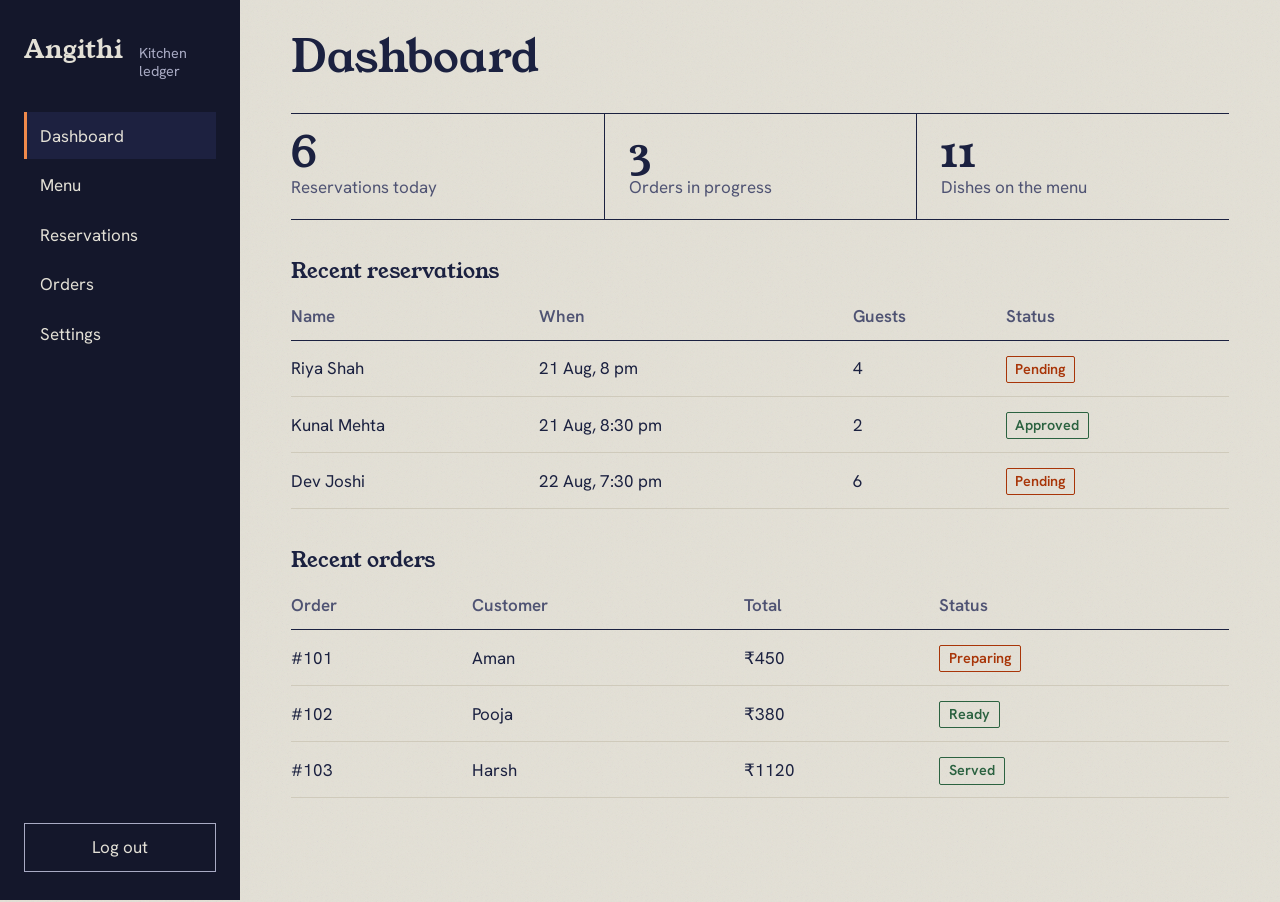
<file: Admin/dashboard.html>
<!doctype html>
<html lang="en">
  <head>
    <meta charset="utf-8" />
    <meta name="viewport" content="width=device-width,initial-scale=1" />
    <meta name="robots" content="noindex" />
    <title>Dashboard — Angithi admin</title>
    <link rel="preconnect" href="https://fonts.googleapis.com" />
    <link rel="preconnect" href="https://fonts.gstatic.com" crossorigin />
    <link
      href="https://fonts.googleapis.com/css2?family=Hanken+Grotesk:wght@400;600&family=Kalam:wght@400&family=Young+Serif&display=swap"
      rel="stylesheet"
    />
    <link rel="stylesheet" href="../css/style.css" />
    <link rel="stylesheet" href="../css/admin.css" />
  </head>
  <body>
    <a class="skip" href="#main">Skip to content</a>
    <div class="shell">
      <aside class="side">
        <a class="wordmark" href="dashboard.html"
          >Angithi <small>Kitchen ledger</small></a
        >
        <input
          type="checkbox"
          class="nt"
          id="nt"
          aria-label="Open navigation"
        /><label class="side-toggle" for="nt">Menu</label>
        <nav aria-label="Admin">
          <a href="dashboard.html" aria-current="page">Dashboard</a
          ><a href="menu.html">Menu</a
          ><a href="reservations.html">Reservations</a
          ><a href="orders.html">Orders</a><a href="settings.html">Settings</a>
        </nav>
        <a class="out" href="login.html">Log out</a>
      </aside>
      <main class="main" id="main">
        <div class="head"><h1>Dashboard</h1></div>
        
        <div class="figures">
          <div><strong>6</strong><span>Reservations today</span></div>
          <div><strong>3</strong><span>Orders in progress</span></div>
          <div><strong>11</strong><span>Dishes on the menu</span></div>
        </div>
        <section class="sec">
          <h2>Recent reservations</h2>
          <table class="ledger">
            <thead>
              <tr>
                <th>Name</th>
                <th>When</th>
                <th>Guests</th>
                <th>Status</th>
              </tr>
            </thead>
            <tbody>
              <tr>
                <td data-label="Name">Riya Shah</td>
                <td data-label="When">21 Aug, 8 pm</td>
                <td data-label="Guests">4</td>
                <td data-label="Status">
                  <span class="stamp s-pending">Pending</span>
                </td>
              </tr>
              <tr>
                <td data-label="Name">Kunal Mehta</td>
                <td data-label="When">21 Aug, 8:30 pm</td>
                <td data-label="Guests">2</td>
                <td data-label="Status">
                  <span class="stamp s-approved">Approved</span>
                </td>
              </tr>
              <tr>
                <td data-label="Name">Dev Joshi</td>
                <td data-label="When">22 Aug, 7:30 pm</td>
                <td data-label="Guests">6</td>
                <td data-label="Status">
                  <span class="stamp s-pending">Pending</span>
                </td>
              </tr>
            </tbody>
          </table>
        </section>
        <section class="sec">
          <h2>Recent orders</h2>
          <table class="ledger">
            <thead>
              <tr>
                <th>Order</th>
                <th>Customer</th>
                <th>Total</th>
                <th>Status</th>
              </tr>
            </thead>
            <tbody>
              <tr>
                <td data-label="Order">#101</td>
                <td data-label="Customer">Aman</td>
                <td data-label="Total">₹450</td>
                <td data-label="Status">
                  <span class="stamp s-preparing">Preparing</span>
                </td>
              </tr>
              <tr>
                <td data-label="Order">#102</td>
                <td data-label="Customer">Pooja</td>
                <td data-label="Total">₹380</td>
                <td data-label="Status">
                  <span class="stamp s-ready">Ready</span>
                </td>
              </tr>
              <tr>
                <td data-label="Order">#103</td>
                <td data-label="Customer">Harsh</td>
                <td data-label="Total">₹1120</td>
                <td data-label="Status">
                  <span class="stamp s-served">Served</span>
                </td>
              </tr>
            </tbody>
          </table>
        </section>
      </main>
    </div>
  </body>
</html>
</file>
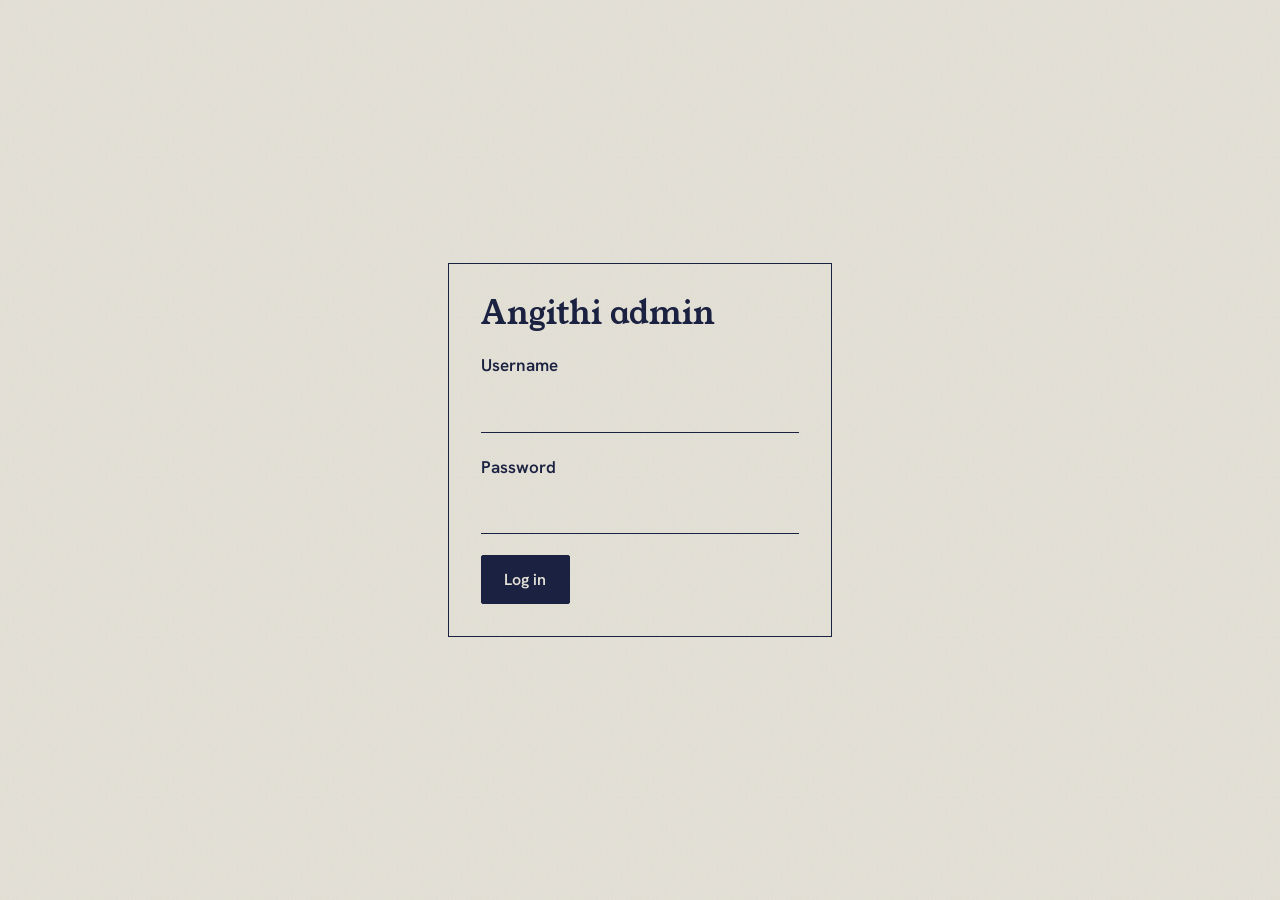
<file: Admin/login.html>
<!doctype html>
<html lang="en">
  <head>
    <meta charset="utf-8" />
    <meta name="viewport" content="width=device-width,initial-scale=1" />
    <meta name="robots" content="noindex" />
    <title>Log in — Angithi admin</title>
    <link rel="preconnect" href="https://fonts.googleapis.com" />
    <link rel="preconnect" href="https://fonts.gstatic.com" crossorigin />
    <link
      href="https://fonts.googleapis.com/css2?family=Hanken+Grotesk:wght@400;600&family=Kalam:wght@400&family=Young+Serif&display=swap"
      rel="stylesheet"
    />
    <link rel="stylesheet" href="../css/style.css" />
    <link rel="stylesheet" href="../css/admin.css" />
  </head>
  <body>
    <main class="login" id="main">
      <form class="form" action="dashboard.html">
        <h1>Angithi admin</h1>
        <div class="field">
          <label for="u">Username</label
          ><input id="u" name="u" autocomplete="username" required />
        </div>
        <div class="field">
          <label for="p">Password</label
          ><input
            id="p"
            name="p"
            type="password"
            autocomplete="current-password"
            required
          />
        </div>
        <button class="btn" type="submit">Log in</button>
        
      </form>
    </main>
  </body>
</html>
</file>
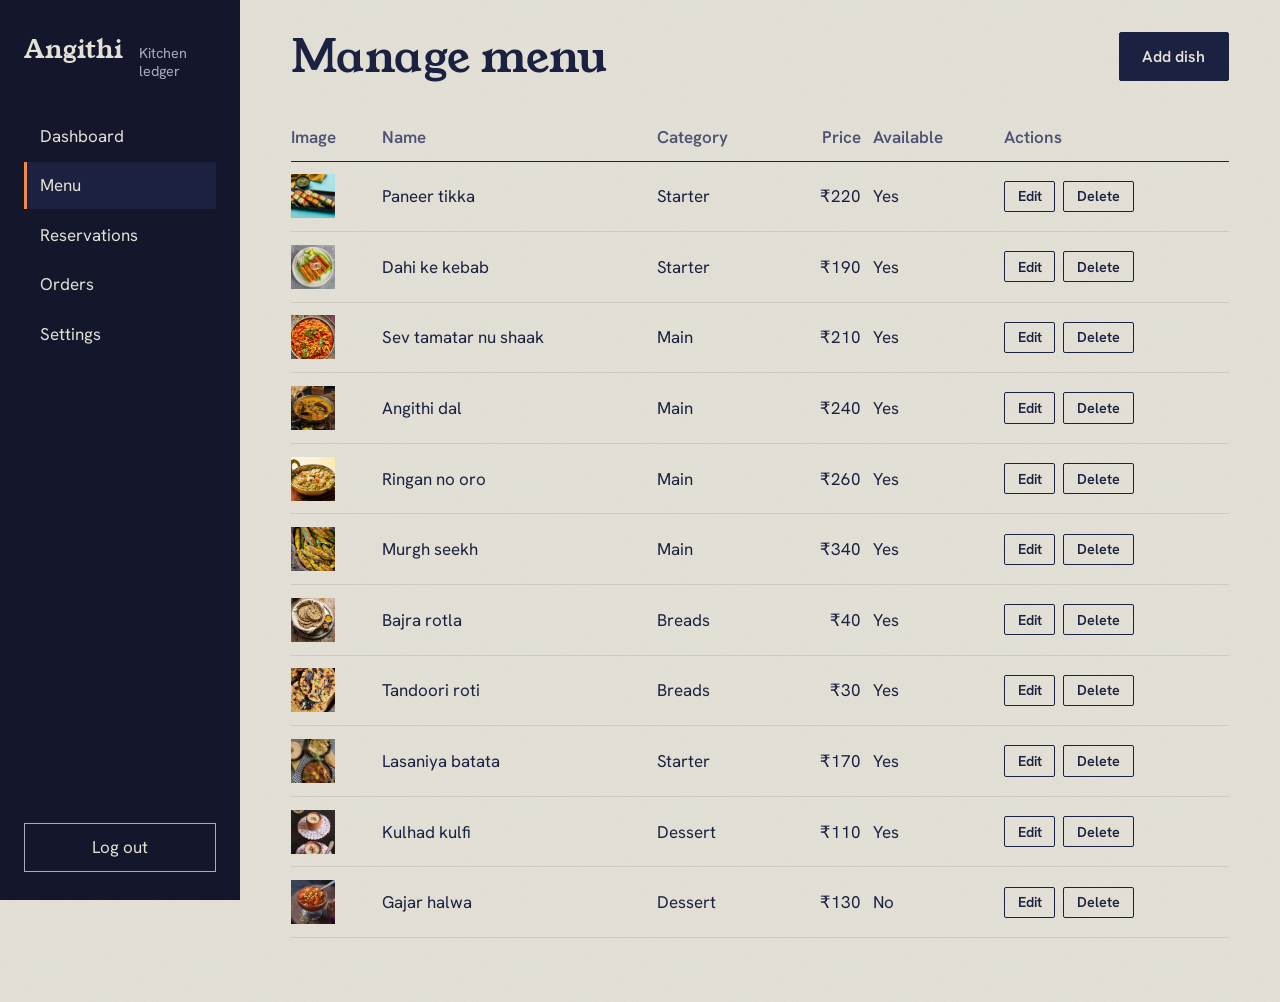
<file: Admin/menu.html>
<!doctype html>
<html lang="en">
  <head>
    <meta charset="utf-8" />
    <meta name="viewport" content="width=device-width,initial-scale=1" />
    <meta name="robots" content="noindex" />
    <title>Manage menu — Angithi admin</title>
    <link rel="preconnect" href="https://fonts.googleapis.com" />
    <link rel="preconnect" href="https://fonts.gstatic.com" crossorigin />
    <link
      href="https://fonts.googleapis.com/css2?family=Hanken+Grotesk:wght@400;600&family=Kalam:wght@400&family=Young+Serif&display=swap"
      rel="stylesheet"
    />
    <link rel="stylesheet" href="../css/style.css" />
    <link rel="stylesheet" href="../css/admin.css" />
  </head>
  <body>
    <a class="skip" href="#main">Skip to content</a>
    <div class="shell">
      <aside class="side">
        <a class="wordmark" href="dashboard.html"
          >Angithi <small>Kitchen ledger</small></a
        >
        <input
          type="checkbox"
          class="nt"
          id="nt"
          aria-label="Open navigation"
        /><label class="side-toggle" for="nt">Menu</label>
        <nav aria-label="Admin">
          <a href="dashboard.html">Dashboard</a
          ><a href="menu.html" aria-current="page">Menu</a
          ><a href="reservations.html">Reservations</a
          ><a href="orders.html">Orders</a><a href="settings.html">Settings</a>
        </nav>
        <a class="out" href="login.html">Log out</a>
      </aside>
      <main class="main" id="main">
        <div class="head">
          <h1>Manage menu</h1>
          <a class="btn" href="#add">Add dish</a>
        </div>
        
        <table class="ledger">
          <thead>
            <tr>
              <th>Image</th>
              <th>Name</th>
              <th>Category</th>
              <th class="num">Price</th>
              <th>Available</th>
              <th>Actions</th>
            </tr>
          </thead>
          <tbody>
            <tr>
              <td data-label="Image">
                <div
                  class="ph"
                  role="img"
                  aria-label="Paneer tikka"
                  style="
                    width: 44px;
                    height: 44px;
                    background-image: url(../images/dish-1.jpg);
                  "
                ></div>
              </td>
              <td data-label="Name">Paneer tikka</td>
              <td data-label="Category">Starter</td>
              <td class="num" data-label="Price">₹220</td>
              <td data-label="Available">Yes</td>
              <td data-label="Actions">
                <div class="acts">
                  <a
                    class="btn sm ghost"
                    href="#add"
                    aria-label="Edit Paneer tikka"
                    >Edit</a
                  ><a
                    class="btn sm ghost"
                    href="#delete"
                    aria-label="Delete Paneer tikka"
                    >Delete</a
                  >
                </div>
              </td>
            </tr>
            <tr>
              <td data-label="Image">
                <div
                  class="ph"
                  role="img"
                  aria-label="Dahi ke kebab"
                  style="
                    width: 44px;
                    height: 44px;
                    background-image: url(../images/dish-2.jpg);
                  "
                ></div>
              </td>
              <td data-label="Name">Dahi ke kebab</td>
              <td data-label="Category">Starter</td>
              <td class="num" data-label="Price">₹190</td>
              <td data-label="Available">Yes</td>
              <td data-label="Actions">
                <div class="acts">
                  <a
                    class="btn sm ghost"
                    href="#add"
                    aria-label="Edit Dahi ke kebab"
                    >Edit</a
                  ><a
                    class="btn sm ghost"
                    href="#delete"
                    aria-label="Delete Dahi ke kebab"
                    >Delete</a
                  >
                </div>
              </td>
            </tr>
            <tr>
              <td data-label="Image">
                <div
                  class="ph"
                  role="img"
                  aria-label="Sev tamatar nu shaak"
                  style="
                    width: 44px;
                    height: 44px;
                    background-image: url(../images/dish-3.jpg);
                  "
                ></div>
              </td>
              <td data-label="Name">Sev tamatar nu shaak</td>
              <td data-label="Category">Main</td>
              <td class="num" data-label="Price">₹210</td>
              <td data-label="Available">Yes</td>
              <td data-label="Actions">
                <div class="acts">
                  <a
                    class="btn sm ghost"
                    href="#add"
                    aria-label="Edit Sev tamatar nu shaak"
                    >Edit</a
                  ><a
                    class="btn sm ghost"
                    href="#delete"
                    aria-label="Delete Sev tamatar nu shaak"
                    >Delete</a
                  >
                </div>
              </td>
            </tr>
            <tr>
              <td data-label="Image">
                <div
                  class="ph"
                  role="img"
                  aria-label="Angithi dal"
                  style="
                    width: 44px;
                    height: 44px;
                    background-image: url(../images/dish-4.jpg);
                  "
                ></div>
              </td>
              <td data-label="Name">Angithi dal</td>
              <td data-label="Category">Main</td>
              <td class="num" data-label="Price">₹240</td>
              <td data-label="Available">Yes</td>
              <td data-label="Actions">
                <div class="acts">
                  <a
                    class="btn sm ghost"
                    href="#add"
                    aria-label="Edit Angithi dal"
                    >Edit</a
                  ><a
                    class="btn sm ghost"
                    href="#delete"
                    aria-label="Delete Angithi dal"
                    >Delete</a
                  >
                </div>
              </td>
            </tr>
            <tr>
              <td data-label="Image">
                <div
                  class="ph"
                  role="img"
                  aria-label="Ringan no oro"
                  style="
                    width: 44px;
                    height: 44px;
                    background-image: url(../images/dish-5.jpg);
                  "
                ></div>
              </td>
              <td data-label="Name">Ringan no oro</td>
              <td data-label="Category">Main</td>
              <td class="num" data-label="Price">₹260</td>
              <td data-label="Available">Yes</td>
              <td data-label="Actions">
                <div class="acts">
                  <a
                    class="btn sm ghost"
                    href="#add"
                    aria-label="Edit Ringan no oro"
                    >Edit</a
                  ><a
                    class="btn sm ghost"
                    href="#delete"
                    aria-label="Delete Ringan no oro"
                    >Delete</a
                  >
                </div>
              </td>
            </tr>
            <tr>
              <td data-label="Image">
                <div
                  class="ph"
                  role="img"
                  aria-label="Murgh seekh"
                  style="
                    width: 44px;
                    height: 44px;
                    background-image: url(../images/dish-6.jpg);
                  "
                ></div>
              </td>
              <td data-label="Name">Murgh seekh</td>
              <td data-label="Category">Main</td>
              <td class="num" data-label="Price">₹340</td>
              <td data-label="Available">Yes</td>
              <td data-label="Actions">
                <div class="acts">
                  <a
                    class="btn sm ghost"
                    href="#add"
                    aria-label="Edit Murgh seekh"
                    >Edit</a
                  ><a
                    class="btn sm ghost"
                    href="#delete"
                    aria-label="Delete Murgh seekh"
                    >Delete</a
                  >
                </div>
              </td>
            </tr>
            <tr>
              <td data-label="Image">
                <div
                  class="ph"
                  role="img"
                  aria-label="Bajra rotla"
                  style="
                    width: 44px;
                    height: 44px;
                    background-image: url(../images/dish-7.jpg);
                  "
                ></div>
              </td>
              <td data-label="Name">Bajra rotla</td>
              <td data-label="Category">Breads</td>
              <td class="num" data-label="Price">₹40</td>
              <td data-label="Available">Yes</td>
              <td data-label="Actions">
                <div class="acts">
                  <a
                    class="btn sm ghost"
                    href="#add"
                    aria-label="Edit Bajra rotla"
                    >Edit</a
                  ><a
                    class="btn sm ghost"
                    href="#delete"
                    aria-label="Delete Bajra rotla"
                    >Delete</a
                  >
                </div>
              </td>
            </tr>
            <tr>
              <td data-label="Image">
                <div
                  class="ph"
                  role="img"
                  aria-label="Tandoori roti"
                  style="
                    width: 44px;
                    height: 44px;
                    background-image: url(../images/dish-8.jpg);
                  "
                ></div>
              </td>
              <td data-label="Name">Tandoori roti</td>
              <td data-label="Category">Breads</td>
              <td class="num" data-label="Price">₹30</td>
              <td data-label="Available">Yes</td>
              <td data-label="Actions">
                <div class="acts">
                  <a
                    class="btn sm ghost"
                    href="#add"
                    aria-label="Edit Tandoori roti"
                    >Edit</a
                  ><a
                    class="btn sm ghost"
                    href="#delete"
                    aria-label="Delete Tandoori roti"
                    >Delete</a
                  >
                </div>
              </td>
            </tr>
            <tr>
              <td data-label="Image">
                <div
                  class="ph"
                  role="img"
                  aria-label="Lasaniya batata"
                  style="
                    width: 44px;
                    height: 44px;
                    background-image: url(../images/dish-9.jpg);
                  "
                ></div>
              </td>
              <td data-label="Name">Lasaniya batata</td>
              <td data-label="Category">Starter</td>
              <td class="num" data-label="Price">₹170</td>
              <td data-label="Available">Yes</td>
              <td data-label="Actions">
                <div class="acts">
                  <a
                    class="btn sm ghost"
                    href="#add"
                    aria-label="Edit Lasaniya batata"
                    >Edit</a
                  ><a
                    class="btn sm ghost"
                    href="#delete"
                    aria-label="Delete Lasaniya batata"
                    >Delete</a
                  >
                </div>
              </td>
            </tr>
            <tr>
              <td data-label="Image">
                <div
                  class="ph"
                  role="img"
                  aria-label="Kulhad kulfi"
                  style="
                    width: 44px;
                    height: 44px;
                    background-image: url(../images/dish-10.jpg);
                  "
                ></div>
              </td>
              <td data-label="Name">Kulhad kulfi</td>
              <td data-label="Category">Dessert</td>
              <td class="num" data-label="Price">₹110</td>
              <td data-label="Available">Yes</td>
              <td data-label="Actions">
                <div class="acts">
                  <a
                    class="btn sm ghost"
                    href="#add"
                    aria-label="Edit Kulhad kulfi"
                    >Edit</a
                  ><a
                    class="btn sm ghost"
                    href="#delete"
                    aria-label="Delete Kulhad kulfi"
                    >Delete</a
                  >
                </div>
              </td>
            </tr>
            <tr>
              <td data-label="Image">
                <div
                  class="ph"
                  role="img"
                  aria-label="Gajar halwa"
                  style="
                    width: 44px;
                    height: 44px;
                    background-image: url(../images/dish-11.jpg);
                  "
                ></div>
              </td>
              <td data-label="Name">Gajar halwa</td>
              <td data-label="Category">Dessert</td>
              <td class="num" data-label="Price">₹130</td>
              <td data-label="Available">No</td>
              <td data-label="Actions">
                <div class="acts">
                  <a
                    class="btn sm ghost"
                    href="#add"
                    aria-label="Edit Gajar halwa"
                    >Edit</a
                  ><a
                    class="btn sm ghost"
                    href="#delete"
                    aria-label="Delete Gajar halwa"
                    >Delete</a
                  >
                </div>
              </td>
            </tr>
          </tbody>
        </table>
        <div class="modal" id="add" role="dialog" aria-labelledby="dh">
          <div class="panel">
            <form class="form" action="menu.html#" method="get">
              <h2 id="dh">Dish details</h2>
              <div class="field">
                <label for="f-name">Name</label
                ><input id="f-name" name="name" required />
              </div>
              <div class="field">
                <label for="f-cat">Category</label
                ><select id="f-cat" name="cat">
                  <option>Starter</option>
                  <option>Main</option>
                  <option>Breads</option>
                  <option>Dessert</option>
                </select>
              </div>
              <div class="field">
                <label for="f-price">Price in rupees</label
                ><input
                  id="f-price"
                  name="price"
                  type="number"
                  min="1"
                  required
                />
              </div>
              <div class="field">
                <label for="f-desc">Description</label
                ><textarea id="f-desc" name="desc"></textarea>
              </div>
              <div class="field">
                <label for="f-img">Photo</label
                ><input id="f-img" type="file" accept="image/*" />
              </div>
              <label class="chk"
                ><input type="checkbox" checked /> Available</label
              >
              <div class="acts" style="margin-top: 1rem">
                <button class="btn" type="submit">Save dish</button
                ><a class="btn ghost" href="#">Cancel</a>
              </div>
            </form>
          </div>
        </div>
        <div class="modal" id="delete" role="dialog" aria-labelledby="xh">
          <div class="panel">
            <h2 id="xh">Delete this dish?</h2>
            <p>It will be removed from the menu.</p>
            <div class="acts">
              <a class="btn" href="#">Delete</a
              ><a class="btn ghost" href="#">Keep it</a>
            </div>
          </div>
        </div>
      </main>
    </div>
  </body>
</html>
</file>
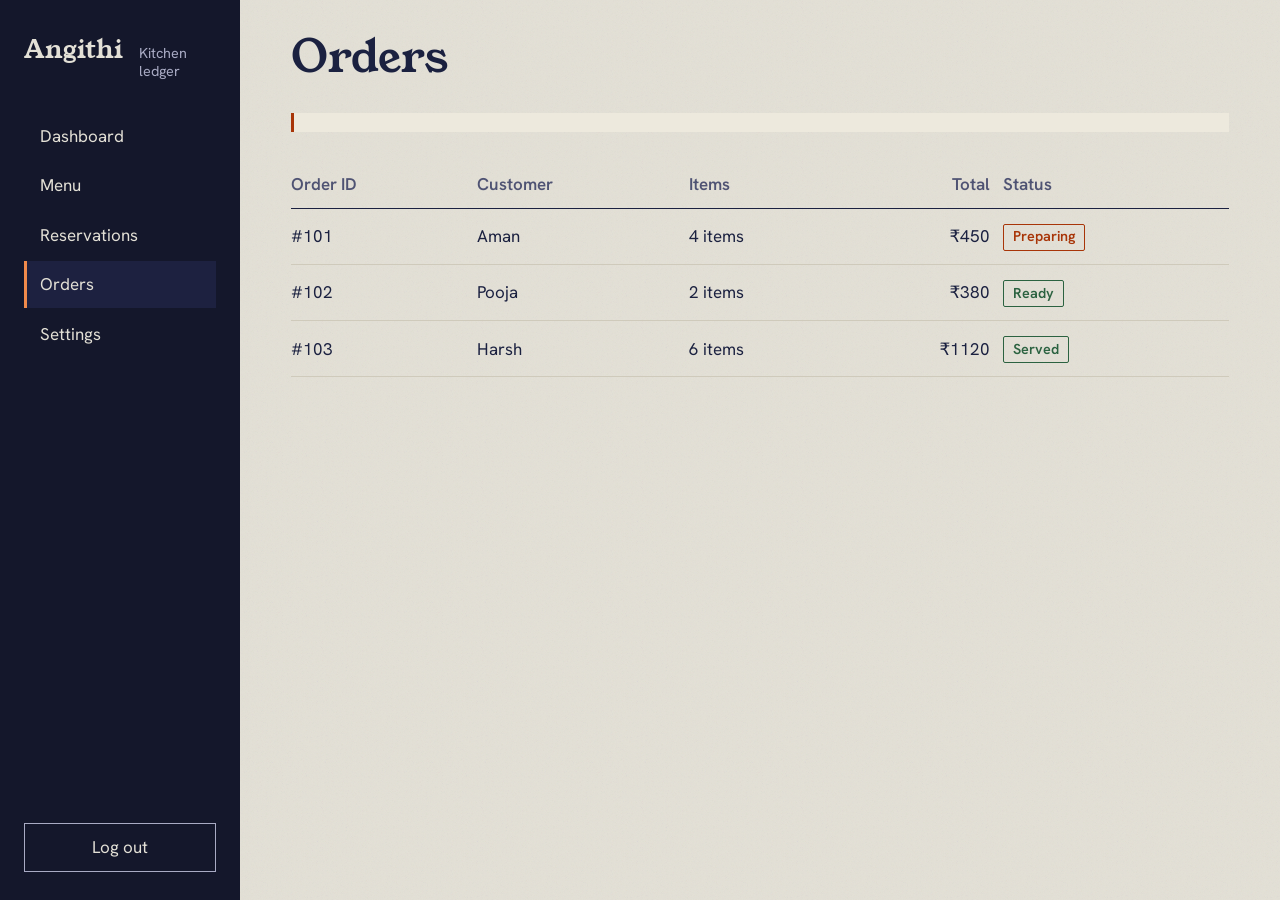
<file: Admin/orders.html>
<!doctype html>
<html lang="en">
  <head>
    <meta charset="utf-8" />
    <meta name="viewport" content="width=device-width,initial-scale=1" />
    <meta name="robots" content="noindex" />
    <title>Orders — Angithi admin</title>
    <link rel="preconnect" href="https://fonts.googleapis.com" />
    <link rel="preconnect" href="https://fonts.gstatic.com" crossorigin />
    <link
      href="https://fonts.googleapis.com/css2?family=Hanken+Grotesk:wght@400;600&family=Kalam:wght@400&family=Young+Serif&display=swap"
      rel="stylesheet"
    />
    <link rel="stylesheet" href="../css/style.css" />
    <link rel="stylesheet" href="../css/admin.css" />
  </head>
  <body>
    <a class="skip" href="#main">Skip to content</a>
    <div class="shell">
      <aside class="side">
        <a class="wordmark" href="dashboard.html"
          >Angithi <small>Kitchen ledger</small></a
        >
        <input
          type="checkbox"
          class="nt"
          id="nt"
          aria-label="Open navigation"
        /><label class="side-toggle" for="nt">Menu</label>
        <nav aria-label="Admin">
          <a href="dashboard.html">Dashboard</a><a href="menu.html">Menu</a
          ><a href="reservations.html">Reservations</a
          ><a href="orders.html" aria-current="page">Orders</a
          ><a href="settings.html">Settings</a>
        </nav>
        <a class="out" href="login.html">Log out</a>
      </aside>
      <main class="main" id="main">
        <div class="head"><h1>Orders</h1></div>
        <p class="side-note"></p>
        <table class="ledger">
          <thead>
            <tr>
              <th>Order ID</th>
              <th>Customer</th>
              <th>Items</th>
              <th class="num">Total</th>
              <th>Status</th>
            </tr>
          </thead>
          <tbody>
            <tr>
              <td data-label="Order ID">#101</td>
              <td data-label="Customer">Aman</td>
              <td data-label="Items">4 items</td>
              <td class="num" data-label="Total">₹450</td>
              <td data-label="Status">
                <span class="stamp s-preparing">Preparing</span>
              </td>
            </tr>
            <tr>
              <td data-label="Order ID">#102</td>
              <td data-label="Customer">Pooja</td>
              <td data-label="Items">2 items</td>
              <td class="num" data-label="Total">₹380</td>
              <td data-label="Status">
                <span class="stamp s-ready">Ready</span>
              </td>
            </tr>
            <tr>
              <td data-label="Order ID">#103</td>
              <td data-label="Customer">Harsh</td>
              <td data-label="Items">6 items</td>
              <td class="num" data-label="Total">₹1120</td>
              <td data-label="Status">
                <span class="stamp s-served">Served</span>
              </td>
            </tr>
          </tbody>
        </table>
      </main>
    </div>
  </body>
</html>
</file>
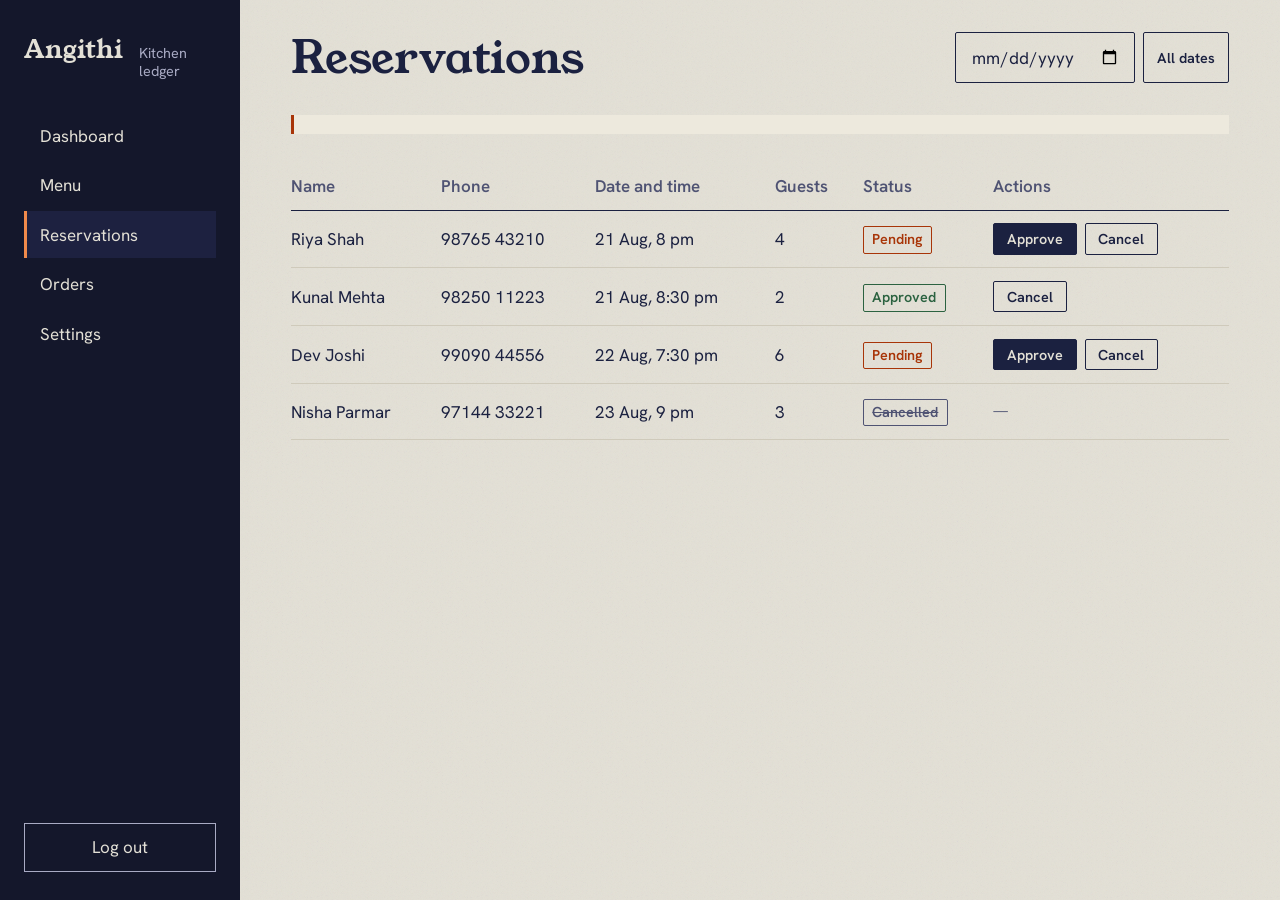
<file: Admin/reservations.html>
<!doctype html>
<html lang="en">
  <head>
    <meta charset="utf-8" />
    <meta name="viewport" content="width=device-width,initial-scale=1" />
    <meta name="robots" content="noindex" />
    <title>Reservations — Angithi admin</title>
    <link rel="preconnect" href="https://fonts.googleapis.com" />
    <link rel="preconnect" href="https://fonts.gstatic.com" crossorigin />
    <link
      href="https://fonts.googleapis.com/css2?family=Hanken+Grotesk:wght@400;600&family=Kalam:wght@400&family=Young+Serif&display=swap"
      rel="stylesheet"
    />
    <link rel="stylesheet" href="../css/style.css" />
    <link rel="stylesheet" href="../css/admin.css" />
  </head>
  <body>
    <a class="skip" href="#main">Skip to content</a>
    <div class="shell">
      <aside class="side">
        <a class="wordmark" href="dashboard.html"
          >Angithi <small>Kitchen ledger</small></a
        >
        <input
          type="checkbox"
          class="nt"
          id="nt"
          aria-label="Open navigation"
        /><label class="side-toggle" for="nt">Menu</label>
        <nav aria-label="Admin">
          <a href="dashboard.html">Dashboard</a><a href="menu.html">Menu</a
          ><a href="reservations.html" aria-current="page">Reservations</a
          ><a href="orders.html">Orders</a><a href="settings.html">Settings</a>
        </nav>
        <a class="out" href="login.html">Log out</a>
      </aside>
      <main class="main" id="main">
        <div class="head">
          <h1>Reservations</h1>
          <div class="acts">
            <label for="day" style="position: absolute; left: -999px"
              >Filter by date</label
            ><input id="day" class="search" type="date" /><button
              class="btn sm ghost"
              type="button"
            >
              All dates
            </button>
          </div>
        </div>
        <p class="side-note">
          
        </p>
        <table class="ledger">
          <thead>
            <tr>
              <th>Name</th>
              <th>Phone</th>
              <th>Date and time</th>
              <th>Guests</th>
              <th>Status</th>
              <th>Actions</th>
            </tr>
          </thead>
          <tbody>
            <tr>
              <td data-label="Name">Riya Shah</td>
              <td data-label="Phone">98765 43210</td>
              <td data-label="Date and time">21 Aug, 8 pm</td>
              <td data-label="Guests">4</td>
              <td data-label="Status">
                <span class="stamp s-pending">Pending</span>
              </td>
              <td data-label="Actions">
                <div class="acts">
                  <button class="btn sm" type="button">Approve</button
                  ><button class="btn sm ghost" type="button">Cancel</button>
                </div>
              </td>
            </tr>
            <tr>
              <td data-label="Name">Kunal Mehta</td>
              <td data-label="Phone">98250 11223</td>
              <td data-label="Date and time">21 Aug, 8:30 pm</td>
              <td data-label="Guests">2</td>
              <td data-label="Status">
                <span class="stamp s-approved">Approved</span>
              </td>
              <td data-label="Actions">
                <div class="acts">
                  <button class="btn sm ghost" type="button">Cancel</button>
                </div>
              </td>
            </tr>
            <tr>
              <td data-label="Name">Dev Joshi</td>
              <td data-label="Phone">99090 44556</td>
              <td data-label="Date and time">22 Aug, 7:30 pm</td>
              <td data-label="Guests">6</td>
              <td data-label="Status">
                <span class="stamp s-pending">Pending</span>
              </td>
              <td data-label="Actions">
                <div class="acts">
                  <button class="btn sm" type="button">Approve</button
                  ><button class="btn sm ghost" type="button">Cancel</button>
                </div>
              </td>
            </tr>
            <tr>
              <td data-label="Name">Nisha Parmar</td>
              <td data-label="Phone">97144 33221</td>
              <td data-label="Date and time">23 Aug, 9 pm</td>
              <td data-label="Guests">3</td>
              <td data-label="Status">
                <span class="stamp s-cancelled">Cancelled</span>
              </td>
              <td data-label="Actions">
                <div class="acts"><span class="hint">—</span></div>
              </td>
            </tr>
          </tbody>
        </table>
      </main>
    </div>
  </body>
</html>
</file>
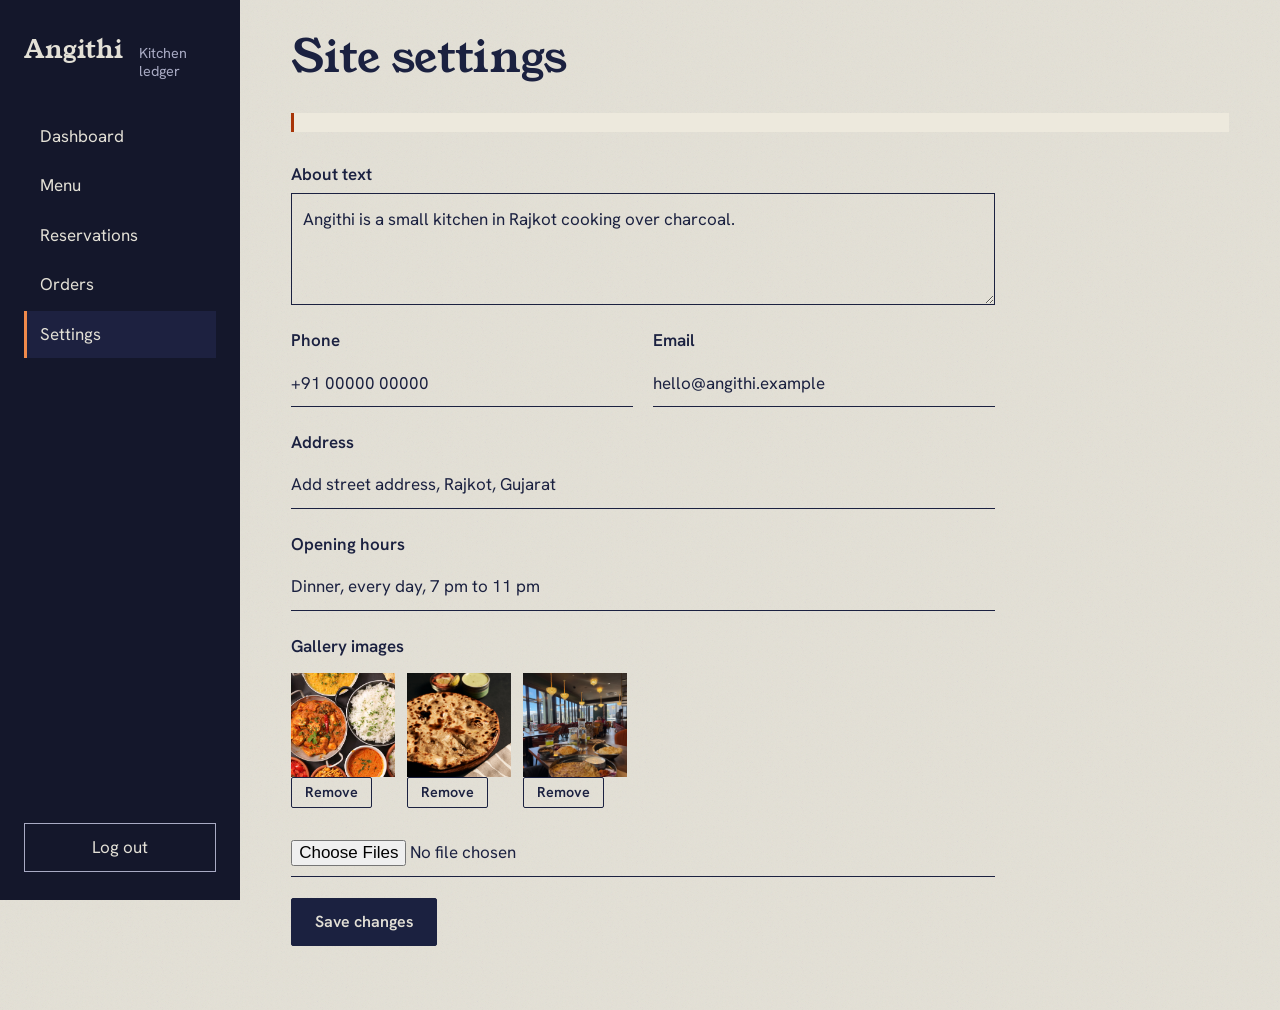
<file: Admin/settings.html>
<!doctype html>
<html lang="en">
  <head>
    <meta charset="utf-8" />
    <meta name="viewport" content="width=device-width,initial-scale=1" />
    <meta name="robots" content="noindex" />
    <title>Site settings — Angithi admin</title>
    <link rel="preconnect" href="https://fonts.googleapis.com" />
    <link rel="preconnect" href="https://fonts.gstatic.com" crossorigin />
    <link
      href="https://fonts.googleapis.com/css2?family=Hanken+Grotesk:wght@400;600&family=Kalam:wght@400&family=Young+Serif&display=swap"
      rel="stylesheet"
    />
    <link rel="stylesheet" href="../css/style.css" />
    <link rel="stylesheet" href="../css/admin.css" />
  </head>
  <body>
    <a class="skip" href="#main">Skip to content</a>
    <div class="shell">
      <aside class="side">
        <a class="wordmark" href="dashboard.html"
          >Angithi <small>Kitchen ledger</small></a
        >
        <input
          type="checkbox"
          class="nt"
          id="nt"
          aria-label="Open navigation"
        /><label class="side-toggle" for="nt">Menu</label>
        <nav aria-label="Admin">
          <a href="dashboard.html">Dashboard</a><a href="menu.html">Menu</a
          ><a href="reservations.html">Reservations</a
          ><a href="orders.html">Orders</a
          ><a href="settings.html" aria-current="page">Settings</a>
        </nav>
        <a class="out" href="login.html">Log out</a>
      </aside>
      <main class="main" id="main">
        <div class="head"><h1>Site settings</h1></div>
        <p class="side-note">
        </p>
        <form
          class="form"
          style="max-width: 44rem"
          action="settings.html#"
          method="get"
        >
          <div class="field">
            <label for="about">About text</label
            ><textarea id="about" name="about">
Angithi is a small kitchen in Rajkot cooking over charcoal.</textarea
            >
          </div>
          <div class="row3" style="grid-template-columns: 1fr 1fr">
            <div class="field">
              <label for="phone">Phone</label
              ><input id="phone" type="tel" value="+91 00000 00000" />
            </div>
            <div class="field">
              <label for="email">Email</label
              ><input id="email" type="email" value="hello@angithi.example" />
            </div>
          </div>
          <div class="field">
            <label for="address">Address</label
            ><input id="address" value="Add street address, Rajkot, Gujarat" />
          </div>
          <div class="field">
            <label for="hours">Opening hours</label
            ><input id="hours" value="Dinner, every day, 7 pm to 11 pm" />
          </div>
          <div class="field">
            <label for="gf">Gallery images</label>
            <div class="thumbs">
              <figure>
                <div
                  class="ph"
                  role="img"
                  aria-label="Gallery photo 1"
                  style="
                    width: 6.5rem;
                    height: 6.5rem;
                    background-image: url(../images/gallery-1.jpg);
                  "
                ></div>
                <a class="btn sm ghost" href="#">Remove</a>
              </figure>
              <figure>
                <div
                  class="ph"
                  role="img"
                  aria-label="Gallery photo 2"
                  style="
                    width: 6.5rem;
                    height: 6.5rem;
                    background-image: url(../images/gallery-2.jpg);
                  "
                ></div>
                <a class="btn sm ghost" href="#">Remove</a>
              </figure>
              <figure>
                <div
                  class="ph"
                  role="img"
                  aria-label="Gallery photo 3"
                  style="
                    width: 6.5rem;
                    height: 6.5rem;
                    background-image: url(../images/gallery-3.jpg);
                  "
                ></div>
                <a class="btn sm ghost" href="#">Remove</a>
              </figure>
            </div>
            <input id="gf" type="file" accept="image/*" multiple />
          </div>
          <button class="btn" type="submit">Save changes</button>
        </form>
      </main>
    </div>
  </body>
</html>
</file>
<file: css/style.css>
/* Angithi — tokens */
:root {
  --ash: #e3e0d6;
  --ash-deep: #cfcabb;
  --ink: #1b2140;
  --ink-soft: #4f5373;
  --coal: #14172b;
  --kesar: #a83508;
  --kesar-on-dark: #f08a4b;
  --serif: "Young Serif", Georgia, serif;
  --sans: "Hanken Grotesk", system-ui, sans-serif;
  --hand: "Kalam", "Segoe Script", cursive;
  --pad: clamp(1.25rem, 5vw, 4.5rem);
}
* {
  box-sizing: border-box;
}
html {
  scroll-behavior: smooth;
}
body {
  margin: 0;
  background: var(--ash);
  color: var(--ink);
  font: 400 1.0625rem/1.65 var(--sans);
  background-image: url("data:image/svg+xml,%3Csvg xmlns='http://www.w3.org/2000/svg' width='160' height='160'%3E%3Cfilter id='n'%3E%3CfeTurbulence baseFrequency='.8' numOctaves='2'/%3E%3C/filter%3E%3Crect width='160' height='160' filter='url(%23n)' opacity='.06'/%3E%3C/svg%3E");
}
h1,
h2,
h3 {
  font-family: var(--serif);
  font-weight: 400;
  line-height: 1.1;
  margin: 0;
}
a {
  color: inherit;
}
:focus-visible {
  outline: 3px solid var(--kesar);
  outline-offset: 3px;
}
.skip {
  position: absolute;
  left: -999px;
}
.skip:focus {
  left: 1rem;
  top: 1rem;
  background: var(--ink);
  color: var(--ash);
  padding: 0.5rem 1rem;
  z-index: 99;
}

/* header */
.site-head {
  display: flex;
  align-items: baseline;
  justify-content: space-between;
  gap: 1rem;
  padding: 1.25rem var(--pad);
  position: relative;
  z-index: 5;
}
.wordmark {
  font-family: var(--serif);
  font-size: 1.6rem;
  text-decoration: none;
  display: flex;
  align-items: baseline;
  gap: 0.6rem;
}
.wordmark small {
  font-size: 0.95rem;
  color: var(--kesar);
}
.nav {
  display: flex;
  gap: 1.6rem;
  align-items: baseline;
}
.nav a {
  text-decoration: none;
  background: linear-gradient(currentColor, currentColor) 0 100%/0 1px no-repeat;
  transition: background-size 0.25s;
}
.nav a:hover,
.nav a[aria-current] {
  background-size: 100% 1px;
}
.nav .btn {
  margin-left: 0.5rem;
  background-image: none;
}
.menu-toggle {
  display: none;
}

/* buttons */
.btn {
  display: inline-block;
  font: 600 1rem var(--sans);
  padding: 0.8rem 1.4rem;
  border: 1.5px solid var(--ink);
  background: var(--ink);
  color: var(--ash);
  text-decoration: none;
  border-radius: 2px;
  cursor: pointer;
  transition:
    background 0.2s,
    color 0.2s;
}
.btn:hover {
  background: var(--kesar);
  border-color: var(--kesar);
  color: #fff;
}
.btn:active {
  transform: translateY(1px);
}
.btn[disabled] {
  opacity: 0.5;
  cursor: not-allowed;
}
.btn.ghost {
  background: transparent;
  color: var(--ink);
}
.btn.ghost:hover {
  background: var(--ink);
  color: var(--ash);
  border-color: var(--ink);
}
.btn.sm {
  padding: 0.35rem 0.8rem;
  font-size: 0.9rem;
}

/* photo slots: layout holds before real photos arrive */
.ph {
  margin: 0;
  background: var(--ash-deep);
  position: relative;
  overflow: hidden;
  display: flex;
  align-items: flex-end;
}
.ph img {
  position: absolute;
  inset: 0;
  width: 100%;
  height: 100%;
  object-fit: cover;
}
.ph figcaption {
  position: relative;
  font: 0.85rem var(--sans);
  color: var(--ink-soft);
  padding: 0.75rem 1rem;
}

/* hero */
.hero {
  display: grid;
  grid-template-columns: 1.1fr 0.9fr;
  gap: var(--pad);
  padding: 2rem var(--pad) 0;
  align-items: start;
}
.hero h1 {
  font-size: clamp(4rem, 11vw, 9rem);
  letter-spacing: -0.02em;
  margin-top: 2rem;
}
.hero .lede {
  max-width: 28rem;
  font-size: 1.25rem;
  margin: 1.5rem 0 2rem;
}
.hero .when {
  color: var(--ink-soft);
  margin: 0 0 1.5rem;
}
.hero .ph {
  aspect-ratio: 3/4.4;
  margin-bottom: -6rem;
}
.reveal {
  animation: rise 0.9s cubic-bezier(0.2, 0.7, 0.2, 1) both;
}
.hero .ph.reveal {
  animation-name: unveil;
  animation-duration: 1.1s;
}
@keyframes rise {
  from {
    opacity: 0;
    transform: translateY(14px);
  }
}
@keyframes unveil {
  from {
    clip-path: inset(0 0 100% 0);
  }
  to {
    clip-path: inset(0);
  }
}

/* signature dishes */
.dishes {
  display: grid;
  grid-template-columns: 5fr 6fr;
  gap: var(--pad);
  padding: 10rem var(--pad) 6rem;
}
.dishes h2 {
  font-size: 1.5rem;
  margin-bottom: 1.5rem;
}
.dishes .ph {
  aspect-ratio: 4/5;
}
.dish-row {
  display: grid;
  grid-template-columns: 1fr auto;
  gap: 0.25rem 1.5rem;
  padding: 1.1rem 0;
  border-top: 1px solid var(--ink);
}
.dish-row h3 {
  font-size: 1.35rem;
}
.dish-row .price {
  font-family: var(--serif);
}
.dish-row p {
  grid-column: 1;
  margin: 0;
  color: var(--ink-soft);
  max-width: 34ch;
}
.more {
  display: inline-block;
  margin-top: 1.5rem;
}

/* chef note on dark */
.coal {
  background: var(--coal);
  color: var(--ash);
  padding: 6rem var(--pad);
  display: grid;
  grid-template-columns: 1fr 1fr;
  gap: var(--pad);
  align-items: center;
}
.coal .ph {
  aspect-ratio: 1/1;
  background: #262a47;
  margin-top: -9rem;
}
.coal .ph figcaption {
  color: #a9abc4;
}
.coal .note {
  max-width: 34rem;
}
.coal p {
  font-size: 1.2rem;
}
.margin-note {
  font: 1.4rem/1.3 var(--hand);
  color: var(--kesar-on-dark);
  transform: rotate(-2deg);
  display: inline-block;
  margin-top: 1rem;
}

/* testimonial */
.quote {
  padding: 7rem var(--pad);
  max-width: 62rem;
}
.quote blockquote {
  margin: 0;
  font: clamp(1.6rem, 3.2vw, 2.5rem)/1.3 var(--serif);
}
.quote cite {
  display: block;
  margin-top: 1.5rem;
  font-style: normal;
  color: var(--ink-soft);
}

/* footer */
.foot {
  border-top: 1px solid var(--ink);
  margin: 0 var(--pad);
  padding: 2.5rem 0 3rem;
  display: grid;
  grid-template-columns: 2fr 1fr 1fr;
  gap: 2rem;
}
.foot h2 {
  font-size: 1.1rem;
  margin-bottom: 0.5rem;
}
.foot p {
  margin: 0;
  color: var(--ink-soft);
}

/* menu page */
.page-title {
  padding: 2rem var(--pad) 1rem;
}
.page-title h1 {
  font-size: clamp(2.5rem, 6vw, 4.5rem);
}
.tools {
  display: flex;
  flex-wrap: wrap;
  justify-content: space-between;
  gap: 1rem;
  padding: 1rem var(--pad);
}
.chips {
  display: flex;
  gap: 0.5rem;
  flex-wrap: wrap;
}
.chip {
  font: inherit;
  color: var(--ink);
  background: none;
  border: 1.5px solid var(--ink);
  padding: 0.4rem 1rem;
  border-radius: 2px;
  cursor: pointer;
  min-height: 44px;
}
.chip:hover {
  background: var(--ash-deep);
}
.chip[aria-pressed="true"] {
  background: var(--ink);
  color: var(--ash);
}
.search {
  font: inherit;
  padding: 0.6rem 0.9rem;
  border: 1.5px solid var(--ink);
  background: transparent;
  min-width: min(100%, 18rem);
  min-height: 44px;
  border-radius: 2px;
  color: var(--ink);
}
.search::placeholder {
  color: var(--ink-soft);
}
.list {
  columns: 2 22rem;
  column-gap: var(--pad);
  padding: 1rem var(--pad) 5rem;
}
.item {
  break-inside: avoid;
  display: grid;
  grid-template-columns: 4.5rem 1fr auto;
  gap: 0.2rem 1rem;
  padding: 1.1rem 0;
  border-top: 1px solid var(--ink);
  align-items: start;
}
.item .ph {
  width: 4.5rem;
  height: 4.5rem;
  grid-row: 1/3;
}
.item h3 {
  font-size: 1.2rem;
}
.item p {
  margin: 0;
  color: var(--ink-soft);
  font-size: 0.98rem;
  grid-column: 2;
}
.item .price {
  font-family: var(--serif);
}
.item .btn {
  grid-column: 3;
  justify-self: end;
}
.item.out {
  opacity: 0.6;
}
.empty {
  padding: 3rem var(--pad);
  color: var(--ink-soft);
}
.cart-fab {
  position: fixed;
  right: 1rem;
  bottom: 1rem;
  z-index: 20;
}
.toast-lite {
  position: fixed;
  left: 50%;
  bottom: 4.5rem;
  transform: translateX(-50%);
  background: var(--ink);
  color: var(--ash);
  padding: 0.7rem 1.2rem;
  border-radius: 2px;
  z-index: 2000;
}

/* mobile: designe */
@media (max-width: 820px) {
  .menu-toggle {
    display: inline-block;
    font: inherit;
    color: var(--ink);
    background: none;
    border: 1.5px solid var(--ink);
    padding: 0.5rem 0.9rem;
    min-height: 44px;
    cursor: pointer;
  }
  .nav {
    display: none;
    position: absolute;
    top: 100%;
    left: 0;
    right: 0;
    background: var(--ash);
    flex-direction: column;
    align-items: flex-start;
    padding: 1rem var(--pad) 1.5rem;
    border-bottom: 1px solid var(--ink);
    gap: 0.9rem;
  }
  .nav.open {
    display: flex;
  }
  .nav a {
    padding: 0.3rem 0;
  }
  .nav .btn {
    margin-left: 0;
  }
  .hero,
  .dishes,
  .coal {
    grid-template-columns: 1fr;
  }
  .hero {
    padding-top: 0.5rem;
  }
  .hero .ph {
    aspect-ratio: 4/3;
    margin-bottom: -3rem;
    order: 2;
  }
  .dishes {
    padding-top: 6rem;
  }
  .coal .ph {
    margin-top: -6rem;
  }
  .foot {
    grid-template-columns: 1fr;
  }
}
@media (prefers-reduced-motion: reduce) {
  * {
    animation: none !important;
    transition: none !important;
    scroll-behavior: auto !important;
  }
}

/* forms */
.split {
  display: grid;
  grid-template-columns: 1fr 1.2fr;
  gap: var(--pad);
  padding: 1rem var(--pad) 5rem;
  align-items: start;
}
.split h1 {
  font-size: clamp(2.5rem, 6vw, 4.5rem);
  margin-bottom: 1.25rem;
}
.split .side-copy p {
  max-width: 30ch;
  color: var(--ink-soft);
}
.form {
  max-width: 36rem;
}
.field {
  display: grid;
  gap: 0.3rem;
  margin-bottom: 1.3rem;
}
.field label {
  font-weight: 600;
}
.field input,
.field select,
.field textarea {
  font: inherit;
  color: var(--ink);
  background: transparent;
  border: 0;
  border-bottom: 1.5px solid var(--ink);
  padding: 0.6rem 0;
  min-height: 44px;
  border-radius: 0;
  width: 100%;
}
.field textarea {
  border: 1.5px solid var(--ink);
  padding: 0.7rem;
  min-height: 7rem;
  resize: vertical;
}
.field [aria-invalid="true"] {
  border-color: var(--kesar);
}
.field input:hover,
.field select:hover {
  background: rgba(27, 33, 64, 0.05);
}
.err {
  color: var(--kesar);
  font-size: 0.95rem;
  min-height: 1.2rem;
  margin: 0;
}
.row3 {
  display: grid;
  grid-template-columns: repeat(3, 1fr);
  gap: 1.25rem;
}
.done {
  border-top: 1px solid var(--ink);
  padding-top: 1.5rem;
  max-width: 34rem;
}
.done h2 {
  font-size: 1.8rem;
  margin-bottom: 0.75rem;
}

/* about */
.story {
  display: grid;
  grid-template-columns: 1fr 1fr;
  gap: var(--pad);
  padding: 2rem var(--pad) 4rem;
  align-items: center;
}
.story .ph {
  aspect-ratio: 4/3;
  margin-right: -4rem;
  z-index: 1;
}
.story h1 {
  font-size: clamp(2.5rem, 6vw, 4.5rem);
  margin-bottom: 1.25rem;
}
.story p {
  max-width: 34rem;
}
.ledger-info {
  display: grid;
  grid-template-columns: repeat(3, 1fr);
  gap: var(--pad);
  background: var(--coal);
  color: var(--ash);
  padding: 3.5rem var(--pad);
}
.ledger-info h2 {
  font-size: 1.2rem;
  margin-bottom: 0.5rem;
  color: var(--kesar-on-dark);
}
.ledger-info p {
  margin: 0;
}
.ledger-info a {
  color: var(--ash);
}

/* gallery */
.tiles {
  columns: 3 16rem;
  column-gap: 1.25rem;
  padding: 1rem var(--pad) 5rem;
}
.tile {
  break-inside: avoid;
  margin: 0 0 1.25rem;
  display: block;
  width: 100%;
  border: 0;
  padding: 0;
  cursor: zoom-in;
  text-align: left;
  background: none;
  font: inherit;
  color: inherit;
}
.tile .ph {
  aspect-ratio: var(--r, 4/5);
}
.tile:hover img {
  transform: scale(1.03);
}
.tile img {
  transition: transform 0.5s;
}
dialog {
  background: var(--ash);
  color: var(--ink);
  border: 1.5px solid var(--ink);
  padding: 1.5rem;
  width: min(92vw, 36rem);
}
dialog::backdrop {
  background: rgba(20, 23, 43, 0.65);
}
dialog.lightbox {
  width: min(94vw, 60rem);
  padding: 1rem;
}
dialog.lightbox img {
  max-width: 100%;
  max-height: 70vh;
  display: block;
  margin: 0 auto;
}
.lb-bar {
  display: flex;
  justify-content: space-between;
  gap: 1rem;
  align-items: center;
  margin-top: 0.8rem;
}

@media (max-width: 820px) {
  .split,
  .story,
  .ledger-info {
    grid-template-columns: 1fr;
  }
  .story .ph {
    margin-right: 0;
    order: -1;
  }
}
@media (max-width: 560px) {
  .row3 {
    grid-template-columns: 1fr;
    gap: 0;
  }
}

/* nav button  */
.nav a.btn {
  background: var(--ink);
  color: var(--ash);
}
.nav a.btn:hover {
  background: var(--kesar);
  color: #fff;
}

.ph {
  background-size: cover;
  background-position: center;
}
.ph figcaption {
  background: rgba(227, 224, 214, 0.9);
  width: 100%;
  margin: 0;
}
.coal .ph figcaption {
  background: rgba(38, 42, 71, 0.9);
  color: #d6d7e6;
}
.item .ph {
  background-color: var(--ash-deep);
}

/* mobile nav via checkbox */
.nt {
  display: none;
}
@media (max-width: 820px) {
  .nt {
    display: block;
    position: absolute;
    right: var(--pad);
    top: 1rem;
    width: 5rem;
    height: 44px;
    opacity: 0;
    z-index: 6;
    cursor: pointer;
    margin: 0;
  }
  .menu-toggle {
    display: inline-block;
    font: inherit;
    border: 1.5px solid var(--ink);
    padding: 0.5rem 0.9rem;
    min-height: 44px;
    cursor: pointer;
  }
  .nt:focus-visible + .menu-toggle {
    outline: 3px solid var(--kesar);
    outline-offset: 3px;
  }
  .nt:checked ~ .nav {
    display: flex;
  }
}

/* menu filter via radios + :has() */
.fr {
  position: absolute;
  opacity: 0;
  width: 1px;
  height: 1px;
}
label.chip {
  display: inline-flex;
  align-items: center;
}
.fr:checked + label.chip {
  background: var(--ink);
  color: var(--ash);
}
.fr:focus-visible + label.chip {
  outline: 3px solid var(--kesar);
  outline-offset: 3px;
}
.menu-wrap:has(#c-starter:checked) .item:not([data-cat="Starter"]),
.menu-wrap:has(#c-main:checked) .item:not([data-cat="Main"]),
.menu-wrap:has(#c-breads:checked) .item:not([data-cat="Breads"]),
.menu-wrap:has(#c-dessert:checked) .item:not([data-cat="Dessert"]) {
  display: none;
}
.item {
  grid-template-columns: 4.5rem 1fr auto;
}
.item .tag {
  grid-column: 2;
  color: var(--ink-soft);
  font-size: 0.9rem;
}
.menu-note {
  padding: 0 var(--pad) 1rem;
  color: var(--ink-soft);
  margin: 0;
}

/* gallery lightbox via :target */
.lb {
  display: none;
  position: fixed;
  inset: 0;
  background: rgba(20, 23, 43, 0.92);
  z-index: 50;
  padding: 1.5rem;
  flex-direction: column;
  align-items: center;
  justify-content: center;
  gap: 1rem;
  color: var(--ash);
}
.lb:target {
  display: flex;
}
.lb .ph {
  width: min(92vw, 42rem);
  aspect-ratio: var(--r, 4/5);
  max-height: 78vh;
}
.lb nav {
  display: flex;
  gap: 1.5rem;
}
.lb a {
  color: var(--ash);
  padding: 0.5rem 0.25rem;
  min-height: 44px;
  display: inline-flex;
  align-items: center;
}
.tile {
  text-decoration: none;
  display: block;
}

/* thank-you states via :target */
.done {
  display: none;
}
.done:target {
  display: block;
}
.wrap:has(.done:target) .form {
  display: none;
}
.field input:user-invalid,
.field select:user-invalid {
  border-color: var(--kesar);
}
.help {
  color: var(--ink-soft);
  font-size: 0.9rem;
  margin: 0;
}

/* admin modal via :target */
.modal {
  display: none;
  position: fixed;
  inset: 0;
  background: rgba(20, 23, 43, 0.65);
  z-index: 50;
  place-items: center;
  padding: 1rem;
  overflow: auto;
}
.modal:target {
  display: grid;
}
.modal .panel {
  background: var(--ash);
  border: 1.5px solid var(--ink);
  padding: 1.5rem;
  width: min(100%, 32rem);
}
.nav a.btn {
  padding: 0.8rem 1.4rem;
}
</file>
<file: css/admin.css>
.shell {
  display: grid;
  grid-template-columns: 15rem 1fr;
  min-height: 100vh;
}
.side {
  background: var(--coal);
  color: var(--ash);
  padding: 1.75rem 1.5rem;
  position: sticky;
  top: 0;
  height: 100vh;
  display: flex;
  flex-direction: column;
  gap: 2rem;
}
.side .wordmark {
  color: var(--ash);
}
.side small {
  display: block;
  font: 0.9rem var(--sans);
  color: #a9abc4;
}
.side nav {
  display: flex;
  flex-direction: column;
  gap: 0.15rem;
  flex: 1;
}
.side nav a {
  color: var(--ash);
  text-decoration: none;
  padding: 0.6rem 0.8rem;
  border-left: 3px solid transparent;
  min-height: 44px;
  display: flex;
  align-items: center;
}
.side nav a:hover {
  background: #262a47;
}
.side nav a[aria-current] {
  border-left-color: var(--kesar-on-dark);
  background: #1d2140;
}
.side .out {
  background: none;
  border: 1.5px solid #a9abc4;
  color: var(--ash);
  padding: 0.6rem;
  cursor: pointer;
  font: inherit;
  min-height: 44px;
}
.side .out:hover {
  border-color: var(--ash);
}
.side-toggle {
  display: none;
}
.main {
  padding: 2rem clamp(1.25rem, 4vw, 3.5rem) 4rem;
  min-width: 0;
}
.head {
  display: flex;
  justify-content: space-between;
  align-items: center;
  gap: 1rem;
  flex-wrap: wrap;
  margin-bottom: 2rem;
}
.head h1 {
  font-size: clamp(1.9rem, 4vw, 2.8rem);
}
.figures {
  display: grid;
  grid-template-columns: repeat(3, 1fr);
  border-top: 1px solid var(--ink);
  border-bottom: 1px solid var(--ink);
  margin-bottom: 2.5rem;
}
.figures div {
  padding: 1.1rem 0;
}
.figures div + div {
  padding-left: 1.5rem;
  border-left: 1px solid var(--ink);
}
.figures strong {
  display: block;
  font: 2.6rem/1 var(--serif);
}
.figures span {
  color: var(--ink-soft);
}
.main h2 {
  font-size: 1.3rem;
  margin: 0 0 0.6rem;
}
.sec {
  margin-bottom: 2.5rem;
}
.ledger {
  width: 100%;
  border-collapse: collapse;
}
.ledger th {
  text-align: left;
  font-weight: 600;
  padding: 0.6rem 0.8rem 0.6rem 0;
  border-bottom: 1.5px solid var(--ink);
  color: var(--ink-soft);
}
.ledger td {
  padding: 0.8rem 0.8rem 0.8rem 0;
  border-bottom: 1px solid var(--ash-deep);
  vertical-align: middle;
}
.ledger .num {
  text-align: right;
  font-variant-numeric: tabular-nums;
}
.ledger img {
  width: 44px;
  height: 44px;
  object-fit: cover;
  display: block;
  background: var(--ash-deep);
}
.acts {
  display: flex;
  gap: 0.5rem;
  flex-wrap: wrap;
}
.stamp {
  display: inline-block;
  border: 1.5px solid currentColor;
  padding: 0.05rem 0.55rem;
  font-weight: 600;
  font-size: 0.9rem;
  border-radius: 2px;
}
.s-pending,
.s-preparing {
  color: var(--kesar);
}
.s-approved,
.s-served,
.s-ready {
  color: #2b6240;
}
.s-cancelled {
  color: var(--ink-soft);
  text-decoration: line-through;
}
.empty-row {
  padding: 2rem 0;
  color: var(--ink-soft);
}
.login {
  min-height: 100vh;
  display: grid;
  place-items: center;
  padding: 1.5rem;
}
.login .form {
  width: min(100%, 24rem);
  border: 1.5px solid var(--ink);
  padding: 2rem;
}
.login h1 {
  font-size: 2rem;
  margin-bottom: 1.25rem;
}
.hint {
  color: var(--ink-soft);
  font-size: 0.9rem;
}
.thumbs {
  display: flex;
  flex-wrap: wrap;
  gap: 0.75rem;
  margin: 0.5rem 0 1rem;
}
.thumbs figure {
  margin: 0;
  width: 6.5rem;
}
.thumbs img {
  width: 6.5rem;
  height: 6.5rem;
  object-fit: cover;
  display: block;
}
.chk {
  display: flex;
  gap: 0.6rem;
  align-items: center;
  min-height: 44px;
}
.chk input {
  width: 1.2rem;
  height: 1.2rem;
}
dialog .field input[type="checkbox"] {
  width: 1.2rem;
  min-height: 0;
}
@media (max-width: 820px) {
  .shell {
    grid-template-columns: 1fr;
  }
  .side {
    position: static;
    height: auto;
    flex-direction: row;
    flex-wrap: wrap;
    align-items: center;
    justify-content: space-between;
    gap: 0.75rem;
    padding: 1rem 1.25rem;
  }
  .side-toggle {
    display: inline-block;
    background: none;
    border: 1.5px solid #a9abc4;
    color: var(--ash);
    padding: 0.5rem 0.9rem;
    min-height: 44px;
    font: inherit;
    cursor: pointer;
  }
  .side nav,
  .side .out {
    display: none;
    width: 100%;
  }
  .side.open nav {
    display: flex;
  }
  .side.open .out {
    display: block;
  }
  .figures {
    grid-template-columns: 1fr;
  }
  .figures div + div {
    padding-left: 0;
    border-left: 0;
    border-top: 1px solid var(--ink);
  }
  .ledger thead {
    position: absolute;
    left: -999px;
  }
  .ledger tr {
    display: block;
    border-bottom: 1px solid var(--ink);
    padding: 0.7rem 0;
  }
  .ledger td {
    display: flex;
    justify-content: space-between;
    gap: 1rem;
    border: 0;
    padding: 0.25rem 0;
    text-align: right;
  }
  .ledger td::before {
    content: attr(data-label);
    font-weight: 600;
    color: var(--ink-soft);
    text-align: left;
  }
  .ledger .num {
    text-align: right;
  }
}
.acts .search {
  min-width: 0;
}
.side .wordmark small {
  display: inline;
  margin-left: 0.4rem;
}

/* no-JS admin shell */
.side .nt {
  display: none;
}
.side .out {
  display: flex;
  align-items: center;
  justify-content: center;
  text-decoration: none;
}
.side-note {
  background: #ede9dd;
  border-left: 3px solid var(--kesar);
  padding: 0.6rem 0.9rem;
  margin: 0 0 1.75rem;
  color: var(--ink-soft);
  font-size: 0.95rem;
}
@media (max-width: 820px) {
  .side .nt {
    display: block;
    position: absolute;
    right: 1.25rem;
    top: 1rem;
    width: 5rem;
    height: 44px;
    opacity: 0;
    z-index: 6;
    cursor: pointer;
    margin: 0;
  }
  .side {
    position: relative;
  }
  .side-toggle {
    display: inline-block;
  }
  .side .nt:focus-visible + .side-toggle {
    outline: 3px solid var(--kesar-on-dark);
    outline-offset: 3px;
  }
  .side .nt:checked ~ nav {
    display: flex;
  }
  .side .nt:checked ~ .out {
    display: flex;
  }
}
</file>
